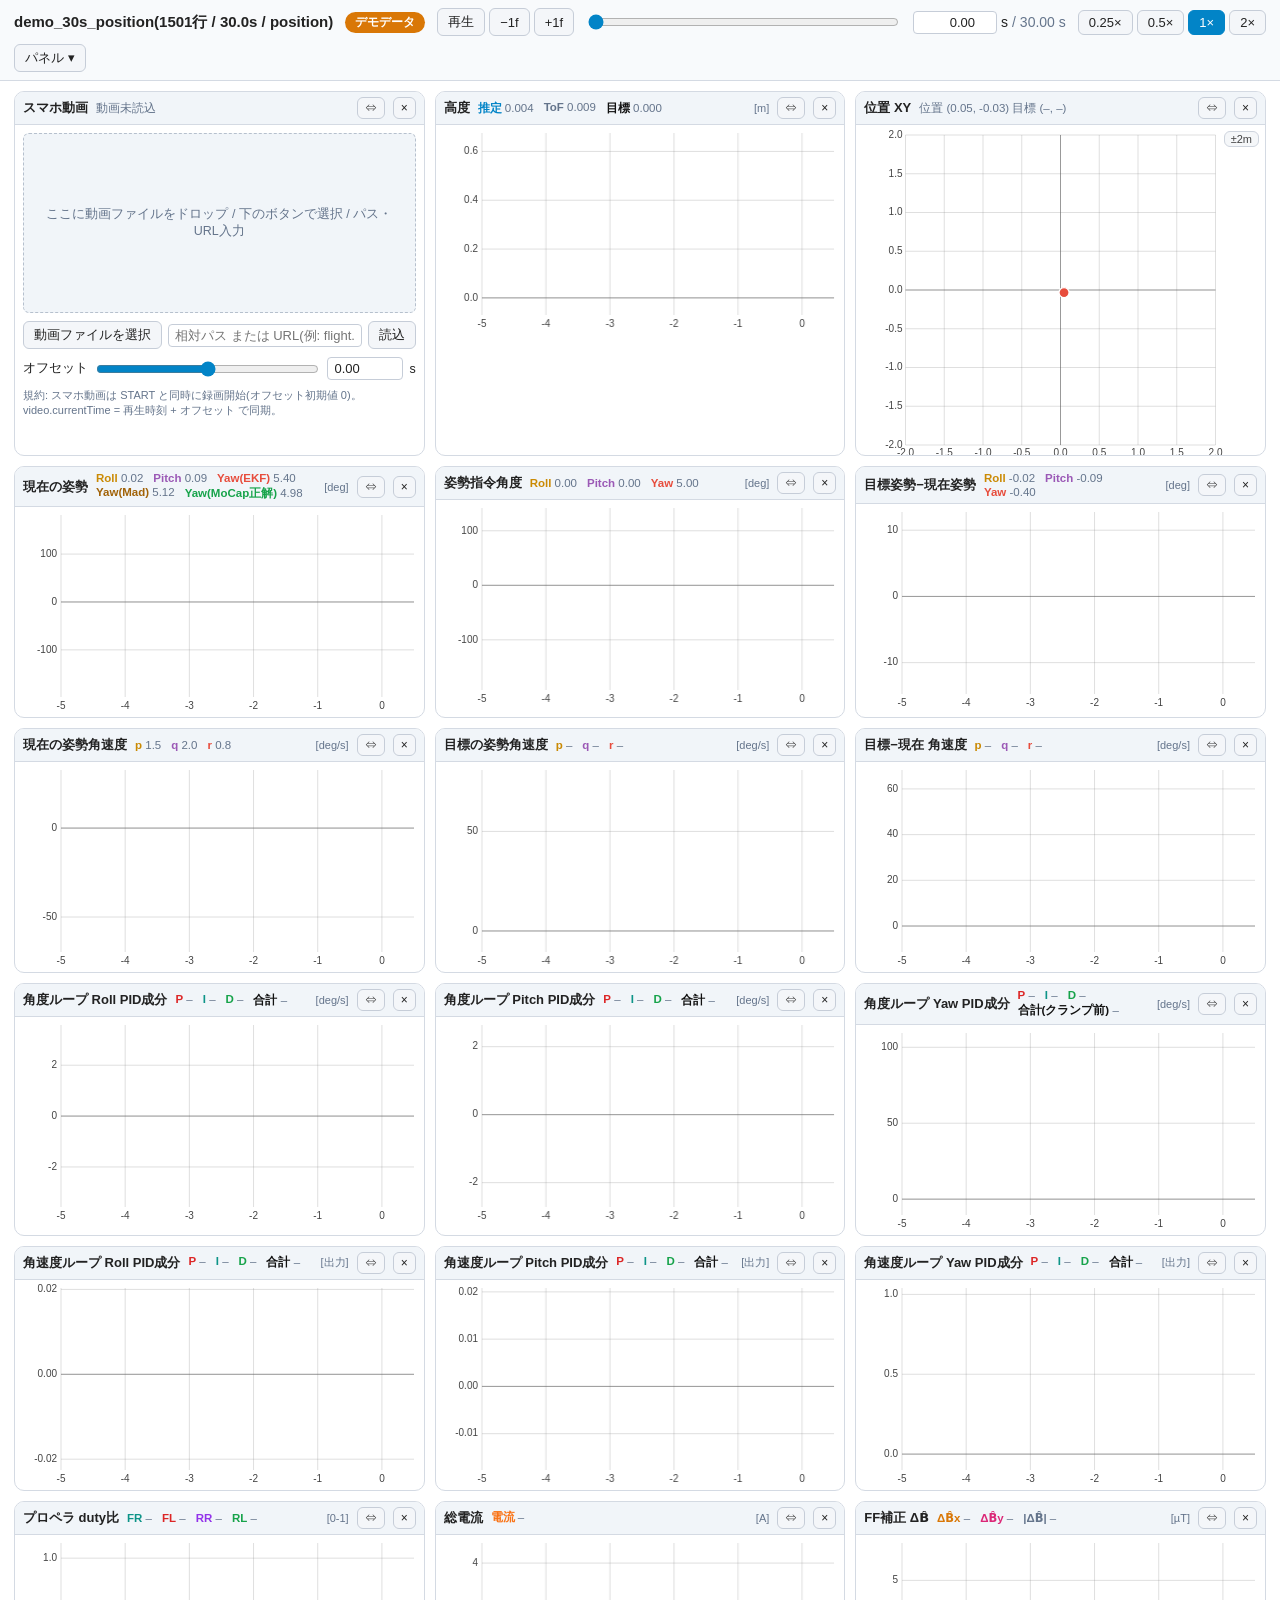
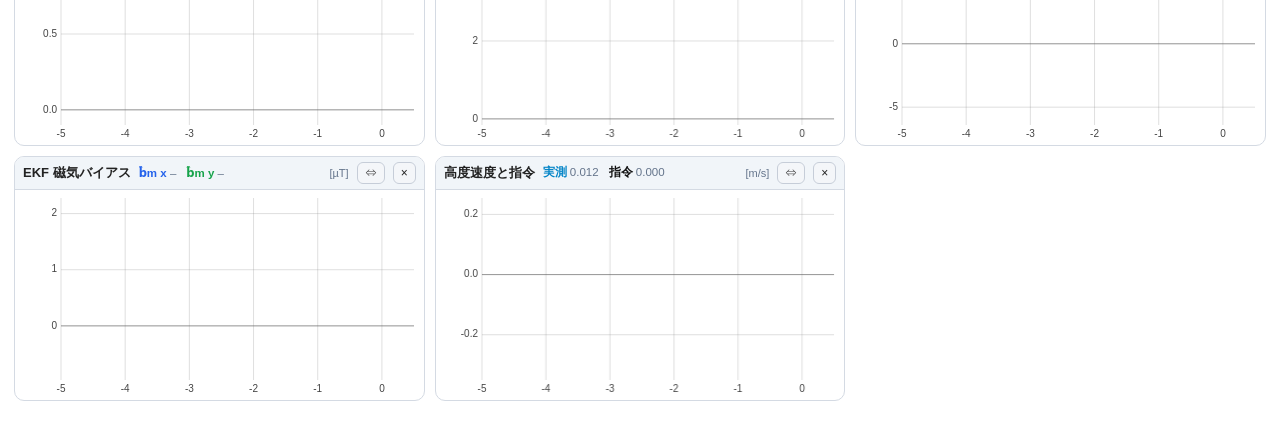
<file: flight_log_viewer/viewer/interactive_template.html>
<!DOCTYPE html>
<html lang="ja">
<head>
<meta charset="utf-8">
<meta name="viewport" content="width=device-width, initial-scale=1">
<title>StampFly インタラクティブ フライトログ プレーヤー</title>
<!--
  StampFly V2 フライトログ インタラクティブ HTML プレーヤー(テンプレート)

  - interactive.py が「const EMBED = …null;」の契約行を JSON リテラルに置換して出力する
    (プレースホルダ文字列そのものをこのコメントに書くと置換対象が二重になるため書かない)。
  - EMBED === null(テンプレート単体で開いた場合)は内蔵デモデータ
    (30秒・50Hz・59系列の合成飛行データ)で全機能が動作する。
  - 自己完結 1 ファイル。外部 CDN・ネットワーク接続は一切使わない。
  - データ契約(59系列の格納順・単位)は INTERACTIVE_VIEWER_SPEC.md に従う。
-->
<style>
:root {
  /* 白基調ライトテーマ(viewer/constants.py FIG_BG/AX_BG/TEXT_COLOR と統一) */
  --bg: #ffffff;          /* ページ背景(FIG_BG) */
  --panel-bg: #ffffff;    /* パネル背景 */
  --panel-head: #f1f5f9;  /* パネルヘッダ背景 */
  --plot-bg: #ffffff;     /* グラフ描画領域背景(AX_BG) */
  --border: #d4dae3;
  --text: #222222;        /* TEXT_COLOR */
  --text-dim: #64748b;
  --accent: #0284c7;
  --danger: #dc2626;
}
* { box-sizing: border-box; }
html, body {
  margin: 0; padding: 0;
  background: var(--bg); color: var(--text);
  font-family: "Hiragino Sans", "Noto Sans JP", "Yu Gothic UI", sans-serif;
  font-size: 14px;
}
button {
  background: #f4f6f9; color: var(--text);
  border: 1px solid #c6cdd8; border-radius: 6px;
  padding: 4px 10px; cursor: pointer; font-size: 13px;
}
button:hover { background: #e8ecf2; }
button.active { background: var(--accent); color: #ffffff; border-color: var(--accent); }
input[type="text"], input[type="number"] {
  background: #ffffff; color: var(--text);
  border: 1px solid #c6cdd8; border-radius: 4px; padding: 3px 6px;
  font-size: 13px;
}
input[type="range"] { accent-color: var(--accent); }

/* ===== ヘッダ(プレーヤーバー) ===== */
#header {
  position: sticky; top: 0; z-index: 50;
  background: #f8fafc; border-bottom: 1px solid var(--border);
  padding: 8px 14px; display: flex; flex-wrap: wrap;
  align-items: center; gap: 8px 12px;
}
#logName { font-weight: 700; font-size: 15px; }
#demoBadge {
  background: #d97706; color: #ffffff; font-size: 12px; font-weight: 700;
  border-radius: 999px; padding: 2px 10px; display: none;
}
#seekBar { flex: 1 1 240px; min-width: 160px; }
#timeBox { display: flex; align-items: center; gap: 4px; }
#timeNow { width: 84px; text-align: right; }
#timeTotal { color: var(--text-dim); font-variant-numeric: tabular-nums; }
.btn-group { display: flex; gap: 4px; }
#panelMenuWrap { position: relative; }
#panelMenu {
  display: none; position: absolute; right: 0; top: calc(100% + 6px);
  background: var(--panel-bg); border: 1px solid var(--border); border-radius: 8px;
  padding: 10px; min-width: 260px; max-height: 70vh; overflow-y: auto;
  box-shadow: 0 8px 24px rgba(15,23,42,.18); z-index: 60;
}
#panelMenu.open { display: block; }
#panelMenu label {
  display: flex; align-items: center; gap: 6px; padding: 2px 4px;
  cursor: pointer; border-radius: 4px; font-size: 13px;
}
#panelMenu label:hover { background: #eef2f7; }
#panelMenu hr { border: none; border-top: 1px solid var(--border); margin: 8px 0; }
#panelMenu .menu-btns { display: flex; flex-direction: column; gap: 6px; }

/* ===== パネルグリッド ===== */
#grid {
  display: grid; gap: 10px; padding: 10px 14px 40px;
  grid-template-columns: repeat(auto-fill, minmax(380px, 1fr));
}
@media (max-width: 420px) {
  #grid { grid-template-columns: 1fr; }
}
.panel {
  background: var(--panel-bg); border: 1px solid var(--border);
  border-radius: 10px; overflow: hidden; display: flex; flex-direction: column;
}
@media (min-width: 800px) {
  .panel.wide { grid-column: span 2; }
}
.panel.dragging { opacity: .45; outline: 2px dashed var(--accent); }
.panel.drop-target { outline: 2px solid var(--accent); outline-offset: -2px; }
.panel-head {
  display: flex; align-items: center; gap: 8px;
  background: var(--panel-head); padding: 5px 8px;
  cursor: grab; user-select: none; touch-action: none;
  border-bottom: 1px solid var(--border);
}
.panel-head .p-title { font-weight: 600; font-size: 13px; white-space: nowrap; }
.panel-head .p-vals {
  flex: 1; display: flex; flex-wrap: wrap; gap: 2px 10px;
  font-size: 11.5px; font-variant-numeric: tabular-nums;
  color: var(--text-dim); overflow: hidden; max-height: 2.6em;
}
.panel-head .p-vals b { font-weight: 600; }
.panel-head .p-unit { font-size: 11px; color: var(--text-dim); white-space: nowrap; }
.panel-head button {
  padding: 1px 7px; font-size: 12px; line-height: 1.5; flex: 0 0 auto;
}
.panel-body { position: relative; }
.panel-body canvas { display: block; width: 100%; cursor: crosshair; }
.xy-tools {
  position: absolute; right: 6px; top: 6px; display: flex; gap: 4px;
}
.xy-tools button { font-size: 11px; padding: 1px 6px; opacity: .85; }

/* ===== 動画パネル ===== */
.video-body { padding: 8px; display: flex; flex-direction: column; gap: 8px; }
.video-drop {
  position: relative; background: #f1f5f9; border-radius: 6px;
  min-height: 180px; display: flex; align-items: center; justify-content: center;
  border: 1px dashed #b6c0cd;
}
.video-drop.dragover { border-color: var(--accent); background: #e0f2fe; }
.video-drop video { width: 100%; max-height: 340px; border-radius: 6px; display: none; }
.video-drop .vd-hint {
  color: var(--text-dim); font-size: 12.5px; text-align: center; padding: 12px;
  pointer-events: none;
}
.video-row { display: flex; align-items: center; gap: 6px; flex-wrap: wrap; font-size: 12.5px; }
.video-row input[type="text"] { flex: 1; min-width: 120px; }
.video-row input[type="range"] { flex: 1; min-width: 100px; }
.video-row .off-num { width: 76px; }
.video-note { font-size: 11px; color: var(--text-dim); }
</style>
</head>
<body>

<div id="header">
  <span id="logName">-</span>
  <span id="demoBadge">デモデータ</span>
  <div class="btn-group">
    <button id="btnPlay" title="再生/停止(Space)">再生</button>
    <button id="btnStepB" title="1フレーム戻る(←)">−1f</button>
    <button id="btnStepF" title="1フレーム進む(→)">+1f</button>
  </div>
  <input type="range" id="seekBar" min="0" max="30" step="0.01" value="0">
  <div id="timeBox">
    <input type="number" id="timeNow" step="0.01" value="0"> s
    <span id="timeTotal">/ 0.00 s</span>
  </div>
  <div class="btn-group" id="speedGroup">
    <button data-speed="0.25">0.25×</button>
    <button data-speed="0.5">0.5×</button>
    <button data-speed="1" class="active">1×</button>
    <button data-speed="2">2×</button>
  </div>
  <div id="panelMenuWrap">
    <button id="btnPanelMenu">パネル ▾</button>
    <div id="panelMenu">
      <div id="panelChecks"></div>
      <hr>
      <div class="menu-btns">
        <button id="btnResetLayout">初期配置に戻す</button>
        <button id="btnExportLayout">レイアウト書き出し(JSON)</button>
        <button id="btnImportLayout">レイアウト読み込み(JSON)</button>
        <input type="file" id="importLayoutFile" accept=".json,application/json" style="display:none">
      </div>
    </div>
  </div>
</div>

<div id="grid"></div>

<script>
"use strict";
/*
 * ここから プレーヤー本体(非モジュール・自己完結)。
 * 前半はデータ契約・純関数(node 単体テスト可能)、後半が UI(init 以降)。
 */

/* エクスポータが置換する埋め込みデータ(この行は完全一致契約。編集禁止) */
const EMBED = /*__EMBED_JSON__*/null;

/* ===================== データ契約(59系列・格納順) ===================== */
/* INTERACTIVE_VIEWER_SPEC.md「系列定義」と 1:1。順序自体が契約。
   v2(2026-07): 58系列の末尾に yaw_mocap(MoCap 正解ヨー)を追加。 */
const SERIES_NAMES = [
  "t",                                                    // 0  [s]
  "alt_est", "alt_tof", "alt_ref",                        // 1-3  [m]
  "pos_x", "pos_y", "target_x", "target_y",               // 4-7  [m]
  "roll", "pitch", "yaw_mad", "yaw_ekf",                  // 8-11 [deg]
  "roll_ref", "pitch_ref", "yaw_ref",                     // 12-14 [deg]
  "err_roll", "err_pitch", "err_yaw",                     // 15-17 [deg]
  "p", "q", "r",                                          // 18-20 [deg/s]
  "p_ref", "q_ref", "r_ref",                              // 21-23 [deg/s]
  "err_p", "err_q", "err_r",                              // 24-26 [deg/s]
  "pid_ang_roll_p", "pid_ang_roll_i", "pid_ang_roll_d",   // 27-29 [deg/s]
  "pid_ang_pitch_p", "pid_ang_pitch_i", "pid_ang_pitch_d",// 30-32 [deg/s]
  "pid_ang_yaw_p", "pid_ang_yaw_i", "pid_ang_yaw_d",      // 33-35 [deg/s]
  "pid_rate_roll_p", "pid_rate_roll_i", "pid_rate_roll_d",   // 36-38 [-]
  "pid_rate_pitch_p", "pid_rate_pitch_i", "pid_rate_pitch_d",// 39-41 [-]
  "pid_rate_yaw_p", "pid_rate_yaw_i", "pid_rate_yaw_d",      // 42-44 [-]
  "duty_fr", "duty_fl", "duty_rr", "duty_rl",             // 45-48 [0-1]
  "current_a",                                            // 49 [A]
  "ff_x", "ff_y", "ff_norm",                              // 50-52 [µT]
  "bm_x", "bm_y",                                         // 53-54 [µT]
  "alt_vel", "z_dot_ref",                                 // 55-56 [m/s]
  "ctrl_flags",                                           // 57 [bit]
  "yaw_mocap",                                            // 58 [deg ±180](v5 ログのみ。無ければ NaN)
];
const N_SERIES = 59;
if (SERIES_NAMES.length !== N_SERIES) {
  throw new Error("系列定義が契約(59系列)と不一致: " + SERIES_NAMES.length);
}

/* tlm_ctrl_flags のビット(viewer/constants.py と同値) */
const CTRL_FLAG_XY_ONBOARD = 1;  // bit0
const CTRL_FLAG_YAW_CTRL = 2;    // bit1
const CTRL_FLAG_FLYING = 4;      // bit2

/* ===================== 汎用ユーティリティ(純関数) ===================== */

/* 角度を ±180° に折り返す(loader.wrap_deg と同実装) */
function wrap180(deg) {
  return ((deg + 180.0) % 360.0 + 360.0) % 360.0 - 180.0;
}

/* base64 → Uint8Array(atob はバイナリセーフでないため 1 文字ずつ詰める) */
function base64ToBytes(b64) {
  const bin = atob(b64);
  const bytes = new Uint8Array(bin.length);
  for (let i = 0; i < bin.length; i++) bytes[i] = bin.charCodeAt(i);
  return bytes;
}

/* Uint8Array → base64(デモデータ生成用。チャンク分割でスタック回避) */
function bytesToBase64(bytes) {
  let bin = "";
  const CHUNK = 8192;
  for (let i = 0; i < bytes.length; i += CHUNK) {
    bin += String.fromCharCode.apply(null, bytes.subarray(i, i + CHUNK));
  }
  return btoa(bin);
}

/* 実行環境がリトルエンディアンか(契約は little-endian float32) */
function isLittleEndian() {
  const buf = new ArrayBuffer(4);
  new Uint32Array(buf)[0] = 0x11223344;
  return new Uint8Array(buf)[0] === 0x44;
}

/* base64 の連結 float32 を 59 系列の名前付き Float32Array 群に分解する */
function decodeSeriesMap(dataB64, n) {
  const bytes = base64ToBytes(dataB64);
  const expected = N_SERIES * n * 4;
  if (bytes.length !== expected) {
    throw new Error("data_b64 のバイト長が契約と不一致: " +
                    bytes.length + " != " + expected);
  }
  let f32;
  if (isLittleEndian()) {
    f32 = new Float32Array(bytes.buffer, 0, N_SERIES * n);
  } else {
    /* ビッグエンディアン環境ではバイトスワップして読む */
    const dv = new DataView(bytes.buffer);
    f32 = new Float32Array(N_SERIES * n);
    for (let i = 0; i < f32.length; i++) f32[i] = dv.getFloat32(i * 4, true);
  }
  const S = {};
  for (let k = 0; k < N_SERIES; k++) {
    S[SERIES_NAMES[k]] = f32.subarray(k * n, (k + 1) * n);
  }
  return S;
}

/* PID 合計と無効区間マスクの派生量を S に追加する */
function addDerived(S, n) {
  const sum3 = (a, b, c) => {
    const out = new Float32Array(n);
    for (let i = 0; i < n; i++) out[i] = a[i] + b[i] + c[i];
    return out;
  };
  S.sum_ang_roll = sum3(S.pid_ang_roll_p, S.pid_ang_roll_i, S.pid_ang_roll_d);
  S.sum_ang_pitch = sum3(S.pid_ang_pitch_p, S.pid_ang_pitch_i, S.pid_ang_pitch_d);
  S.sum_ang_yaw = sum3(S.pid_ang_yaw_p, S.pid_ang_yaw_i, S.pid_ang_yaw_d);
  S.sum_rate_roll = sum3(S.pid_rate_roll_p, S.pid_rate_roll_i, S.pid_rate_roll_d);
  S.sum_rate_pitch = sum3(S.pid_rate_pitch_p, S.pid_rate_pitch_i, S.pid_rate_pitch_d);
  S.sum_rate_yaw = sum3(S.pid_rate_yaw_p, S.pid_rate_yaw_i, S.pid_rate_yaw_d);

  /* 無効区間(plots.py _ctrl_invalid_mask と同じ意味):
     非飛行(bit2=0)または未受信(NaN)。yaw 系は加えてヨー制御OFF(bit1=0)。 */
  const invalidFly = new Uint8Array(n);
  const invalidYaw = new Uint8Array(n);
  const cf = S.ctrl_flags;
  for (let i = 0; i < n; i++) {
    const v = cf[i];
    if (!isFinite(v)) { invalidFly[i] = 1; invalidYaw[i] = 1; continue; }
    const bits = v | 0;
    if ((bits & CTRL_FLAG_FLYING) === 0) invalidFly[i] = 1;
    if (invalidFly[i] || (bits & CTRL_FLAG_YAW_CTRL) === 0) invalidYaw[i] = 1;
  }
  S._invalid_fly = invalidFly;
  S._invalid_yaw = invalidYaw;
  return S;
}

/* データセット記述(EMBED.datasets[i])→ 実行時データセットに変換 */
function decodeDataset(dsSpec) {
  const n = dsSpec.n | 0;
  if (!(n > 0)) throw new Error("データセットの行数が不正: " + dsSpec.n);
  const S = decodeSeriesMap(dsSpec.data_b64, n);
  addDerived(S, n);
  return {
    label: dsSpec.label || "A",
    n: n,
    durationS: +dsSpec.duration_s || (n > 1 ? S.t[n - 1] - S.t[0] : 0),
    mode: dsSpec.mode || "unknown",
    S: S,
  };
}

/* 1-99 パーセンタイルから y レンジを決める(余白10%。plots 相当の自動レンジ) */
function percentileRange(arrays) {
  const vals = [];
  for (const a of arrays) {
    for (let i = 0; i < a.length; i++) {
      const v = a[i];
      if (isFinite(v)) vals.push(v);
    }
  }
  if (vals.length === 0) return [-1, 1];
  vals.sort((a, b) => a - b);
  const lo = vals[Math.floor(0.01 * (vals.length - 1))];
  const hi = vals[Math.ceil(0.99 * (vals.length - 1))];
  let span = hi - lo;
  if (!(span > 0)) span = Math.max(Math.abs(hi), 1e-3) * 0.2;
  return [lo - 0.1 * span, hi + 0.1 * span];
}

/* きりのよい目盛り間隔(1-2-5 系列) */
function niceStep(span, targetCount) {
  const raw = span / Math.max(targetCount, 1);
  const mag = Math.pow(10, Math.floor(Math.log10(raw)));
  for (const m of [1, 2, 5, 10]) {
    if (raw <= m * mag) return m * mag;
  }
  return 10 * mag;
}

/* t 配列(単調増加)で tau 以下の最終インデックスを二分探索 */
function indexOfTime(t, tau) {
  let lo = 0, hi = t.length - 1;
  if (tau <= t[0]) return 0;
  if (tau >= t[hi]) return hi;
  while (hi - lo > 1) {
    const mid = (lo + hi) >> 1;
    if (t[mid] <= tau) lo = mid; else hi = mid;
  }
  return lo;
}

/* t(単調増加)で v 以上の最初のインデックス(np.searchsorted left 相当) */
function lowerBound(t, v) {
  let lo = 0, hi = t.length;
  while (lo < hi) {
    const mid = (lo + hi) >> 1;
    if (t[mid] < v) lo = mid + 1; else hi = mid;
  }
  return lo;
}

/* t(単調増加)で v より大きい最初のインデックス(np.searchsorted right 相当) */
function upperBound(t, v) {
  let lo = 0, hi = t.length;
  while (lo < hi) {
    const mid = (lo + hi) >> 1;
    if (t[mid] <= v) lo = mid + 1; else hi = mid;
  }
  return lo;
}

/* スライディングウィンドウ [tLo, now] の描画インデックス範囲 [i0, i1) を返す
   (animation.py _update_ts_panels の searchsorted と同義)。i0 は窓左端に
   入り込む線分をクリップ描画するため直前 1 点を含める。 */
function windowIndexRange(t, tLo, now) {
  const i1 = upperBound(t, now);
  const i0 = Math.max(0, lowerBound(t, tLo) - 1);
  return [i0, i1];
}

/* 数値表示(欠損は "–") */
function fmtVal(v, digits) {
  return isFinite(v) ? v.toFixed(digits) : "–";
}

/* ===================== 内蔵デモデータ(EMBED===null 時) ===================== */
/*
 * 30秒・50Hz の「もっともらしい」合成飛行データ。物理整合の契約:
 *  - err_* = ref − 現在(yaw は wrap180)
 *  - 角度ループ P+I+D = 指令角速度(p_ref/q_ref。yaw はクランプ前合計で、
 *    r_ref = クランプ後 ±120deg/s)
 *  - ff_norm = √(ff_x²+ff_y²)
 *  - 非飛行区間は PID 成分 0(機体の PID リセットを模擬)
 *  - TLM_CTRL 系(ctrl_flags・*_ref 角速度・PID 成分)は先頭 0.5s を NaN
 *    (未受信を模擬)
 */

/* 決定論的な擬似乱数(mulberry32。デモを再現可能にする) */
function mulberry32(seed) {
  let a = seed >>> 0;
  return function () {
    a |= 0; a = (a + 0x6D2B79F5) | 0;
    let t = Math.imul(a ^ (a >>> 15), 1 | a);
    t = (t + Math.imul(t ^ (t >>> 7), 61 | t)) ^ t;
    return ((t ^ (t >>> 14)) >>> 0) / 4294967296;
  };
}

function generateDemoSeries() {
  const rate = 50.0, dt = 1.0 / rate;
  const n = Math.round(30.0 * rate) + 1;  /* 30秒+終端 = 1501行 */
  const rnd = mulberry32(20260717);
  const noise = (amp) => (rnd() * 2 - 1) * amp;
  const cols = {};
  for (const name of SERIES_NAMES) cols[name] = new Float64Array(n).fill(NaN);
  const clamp = (v, lo, hi) => Math.min(hi, Math.max(lo, v));
  const YAW_RATE_CLAMP = 120.0;  /* r_ref クランプ [deg/s] */

  /* 1次遅れフィルタの状態 */
  let altEst = 0, posX = 0.05, posY = -0.03, roll = 0, pitch = 0;
  let yawEkfU = 5.0;             /* アンラップ ψ [deg] */
  let iRoll = 0, iPitch = 0, iYaw = 0;                  /* 角度ループ I */
  let irR = 0, irP = 0, irY = 0;                        /* 角速度ループ I */
  let prevRoll = 0, prevPitch = 0, prevYawU = yawEkfU, prevAlt = 0;

  for (let i = 0; i < n; i++) {
    const t = i * dt;
    cols.t[i] = t;
    const flying = t >= 3.0 && t < 27.0;
    const yawCtrl = t >= 5.0 && t < 25.0;
    const ctrlRecv = t >= 0.5;   /* TLM_CTRL 受信開始(先頭は NaN) */

    /* --- 高度 --- */
    let altRef = 0;
    if (t >= 3.0 && t < 25.0) altRef = 0.6 * Math.min(1, (t - 3.0) / 3.0);
    else if (t >= 25.0 && t < 27.0) altRef = 0.6 * (27.0 - t) / 2.0;
    const zDotRef = clamp((altRef - (cols.alt_ref[i - 1] ?? 0)) / dt, -0.5, 0.5);
    altEst += (dt / 0.4) * (altRef - altEst);
    const altVel = (altEst - prevAlt) / dt;
    prevAlt = altEst;
    cols.alt_ref[i] = altRef;
    cols.alt_est[i] = altEst + noise(0.004);
    cols.alt_tof[i] = altEst + noise(0.015);
    cols.alt_vel[i] = altVel + noise(0.02);
    cols.z_dot_ref[i] = isFinite(zDotRef) ? zDotRef : 0;

    /* --- 位置 XY(離陸後に半径0.5m・周期12sの円) --- */
    let tgtX = NaN, tgtY = NaN;
    if (flying) {
      if (t < 6.0) { tgtX = 0; tgtY = 0; }
      else {
        const th = 2 * Math.PI * (t - 6.0) / 12.0;
        tgtX = 0.5 * Math.cos(th);
        tgtY = 0.5 * Math.sin(th);
      }
      posX += (dt / 0.8) * (tgtX - posX);
      posY += (dt / 0.8) * (tgtY - posY);
    }
    cols.target_x[i] = tgtX;
    cols.target_y[i] = tgtY;
    cols.pos_x[i] = posX + noise(0.008);
    cols.pos_y[i] = posY + noise(0.008);

    /* --- 姿勢(ref → 1次遅れ+振動ノイズ) --- */
    const rollRef = flying ? 2.5 * Math.sin(0.8 * t) + 1.2 * Math.sin(0.23 * t) : 0;
    const pitchRef = flying ? 2.0 * Math.cos(0.6 * t) - 0.8 * Math.sin(0.31 * t) : 0;
    roll += (dt / 0.15) * (rollRef - roll);
    pitch += (dt / 0.15) * (pitchRef - pitch);
    const rollMeas = roll + 0.25 * Math.sin(2 * Math.PI * 7 * t) + noise(0.1);
    const pitchMeas = pitch + 0.2 * Math.sin(2 * Math.PI * 6.3 * t + 1) + noise(0.1);
    cols.roll_ref[i] = rollRef;
    cols.pitch_ref[i] = pitchRef;
    cols.roll[i] = rollMeas;
    cols.pitch[i] = pitchMeas;
    cols.err_roll[i] = rollRef - rollMeas;      /* 契約: err = ref − 現在 */
    cols.err_pitch[i] = pitchRef - pitchMeas;

    /* --- ヨー(アンラップで生成 → wrap180 で格納。±180 跨ぎを含む) --- */
    let yawRefU = 5.0;
    if (yawCtrl) {
      yawRefU = 5.0 + 12.0 * (t - 5.0);        /* 20s で +240° → wrap 跨ぎ */
      if (t >= 15.0) yawRefU += 60.0;          /* ステップでクランプを誘発 */
    }
    yawEkfU += (dt / 0.35) * (yawRefU - yawEkfU);
    const yawRef = wrap180(yawRefU);
    const yawEkf = wrap180(yawEkfU + noise(0.4));
    cols.yaw_ref[i] = yawRef;
    cols.yaw_ekf[i] = yawEkf;
    cols.yaw_mad[i] = wrap180(yawEkfU + 0.35 * t + noise(0.4));  /* ドリフト */
    /* MoCap 正解ヨー: EKF に近い真値(低ノイズ・ドリフトなし) */
    cols.yaw_mocap[i] = wrap180(yawEkfU + noise(0.15));
    cols.err_yaw[i] = wrap180(yawRef - yawEkf);

    /* --- 角速度(姿勢の数値微分+ノイズ) --- */
    const p = (roll - prevRoll) / dt + noise(3);
    const q = (pitch - prevPitch) / dt + noise(3);
    const r = (yawEkfU - prevYawU) / dt + noise(2);
    prevRoll = roll; prevPitch = pitch; prevYawU = yawEkfU;
    cols.p[i] = p; cols.q[i] = q; cols.r[i] = r;

    /* --- ctrl_flags と TLM_CTRL 系(未受信区間は NaN のまま) --- */
    if (!ctrlRecv) continue;
    cols.ctrl_flags[i] = (flying ? CTRL_FLAG_XY_ONBOARD : 0) |
                         (yawCtrl ? CTRL_FLAG_YAW_CTRL : 0) |
                         (flying ? CTRL_FLAG_FLYING : 0);

    /* 角度ループ PID(P+I+D=指令角速度。非飛行はリセットで全成分0) */
    let apP = 0, apI = 0, apD = 0, aqP = 0, aqI = 0, aqD = 0;
    let ayP = 0, ayI = 0, ayD = 0;
    if (flying) {
      apP = 6.0 * cols.err_roll[i];
      iRoll = clamp(iRoll + 1.5 * cols.err_roll[i] * dt, -20, 20);
      apI = iRoll;
      apD = -0.05 * p;
      aqP = 6.0 * cols.err_pitch[i];
      iPitch = clamp(iPitch + 1.5 * cols.err_pitch[i] * dt, -20, 20);
      aqI = iPitch;
      aqD = -0.05 * q;
    } else { iRoll = 0; iPitch = 0; }
    if (flying && yawCtrl) {
      ayP = 4.0 * cols.err_yaw[i];
      iYaw = clamp(iYaw + 0.8 * cols.err_yaw[i] * dt, -40, 40);
      ayI = iYaw;
      ayD = -0.03 * r;
    } else { iYaw = 0; }
    cols.pid_ang_roll_p[i] = apP; cols.pid_ang_roll_i[i] = apI; cols.pid_ang_roll_d[i] = apD;
    cols.pid_ang_pitch_p[i] = aqP; cols.pid_ang_pitch_i[i] = aqI; cols.pid_ang_pitch_d[i] = aqD;
    cols.pid_ang_yaw_p[i] = ayP; cols.pid_ang_yaw_i[i] = ayI; cols.pid_ang_yaw_d[i] = ayD;

    /* 指令角速度 = 角度ループ合計(yaw はクランプ後を r_ref に) */
    const pRef = apP + apI + apD;
    const qRef = aqP + aqI + aqD;
    const rRefPre = ayP + ayI + ayD;
    const rRef = clamp(rRefPre, -YAW_RATE_CLAMP, YAW_RATE_CLAMP);
    cols.p_ref[i] = pRef; cols.q_ref[i] = qRef; cols.r_ref[i] = rRef;
    cols.err_p[i] = pRef - p;
    cols.err_q[i] = qRef - q;
    cols.err_r[i] = rRef - r;

    /* 角速度ループ PID(合計=ループ出力。正規化トルク相当の小振幅) */
    let rrP = 0, rrI = 0, rrD = 0, rpP = 0, rpI = 0, rpD = 0, ryP = 0, ryI = 0, ryD = 0;
    if (flying) {
      rrP = 0.004 * cols.err_p[i];
      irR = clamp(irR + 0.002 * cols.err_p[i] * dt, -0.05, 0.05);
      rrI = irR;
      rrD = noise(0.003);
      rpP = 0.004 * cols.err_q[i];
      irP = clamp(irP + 0.002 * cols.err_q[i] * dt, -0.05, 0.05);
      rpI = irP;
      rpD = noise(0.003);
      ryP = 0.006 * cols.err_r[i];
      irY = clamp(irY + 0.003 * cols.err_r[i] * dt, -0.08, 0.08);
      ryI = irY;
      ryD = noise(0.002);
    } else { irR = 0; irP = 0; irY = 0; }
    cols.pid_rate_roll_p[i] = rrP; cols.pid_rate_roll_i[i] = rrI; cols.pid_rate_roll_d[i] = rrD;
    cols.pid_rate_pitch_p[i] = rpP; cols.pid_rate_pitch_i[i] = rpI; cols.pid_rate_pitch_d[i] = rpD;
    cols.pid_rate_yaw_p[i] = ryP; cols.pid_rate_yaw_i[i] = ryI; cols.pid_rate_yaw_d[i] = ryD;

    /* --- duty・電流(ミキサー模擬: ベース+ロール/ピッチ/ヨー出力の混合) --- */
    const rollOut = rrP + rrI + rrD, pitchOut = rpP + rpI + rpD, yawOut = ryP + ryI + ryD;
    const base = flying ? 0.44 + 0.15 * clamp(altRef - altEst + 0.3, 0, 1) : 0;
    const duty = (sr, sp, sy) => flying
      ? clamp(base + sr * rollOut + sp * pitchOut + sy * yawOut + noise(0.004), 0, 1)
      : 0;
    cols.duty_fr[i] = duty(-1, +1, +1);
    cols.duty_fl[i] = duty(+1, +1, -1);
    cols.duty_rr[i] = duty(-1, -1, -1);
    cols.duty_rl[i] = duty(+1, -1, +1);
    cols.current_a[i] = flying ? 1.8 + 4.5 * base + noise(0.12) : 0.25 + noise(0.02);

    /* --- FF補正 ΔB̂ と EKF 磁気バイアス [µT] --- */
    const ffx = 6.0 * Math.sin(0.4 * t) * (cols.current_a[i] / 4.5) + noise(0.15);
    const ffy = 5.0 * Math.cos(0.3 * t) * (cols.current_a[i] / 4.5) + noise(0.15);
    cols.ff_x[i] = ffx;
    cols.ff_y[i] = ffy;
    cols.ff_norm[i] = Math.hypot(ffx, ffy);   /* 契約: ノルム整合 */
    cols.bm_x[i] = 2.0 * Math.sin(0.05 * t) + noise(0.05);
    cols.bm_y[i] = 1.5 * Math.cos(0.07 * t) + noise(0.05);
  }
  return { cols: cols, n: n, rate: rate };
}

/* デモの列群 → EMBED と同形のオブジェクト(base64 経由で契約どおり格納) */
function generateDemoEmbed() {
  const d = generateDemoSeries();
  const flat = new Float32Array(N_SERIES * d.n);
  for (let k = 0; k < N_SERIES; k++) {
    flat.set(Float32Array.from(d.cols[SERIES_NAMES[k]]), k * d.n);
  }
  let bytes = new Uint8Array(flat.buffer);
  if (!isLittleEndian()) {                    /* 契約は little-endian */
    bytes = new Uint8Array(bytes.length);
    const dv = new DataView(bytes.buffer);
    for (let i = 0; i < flat.length; i++) dv.setFloat32(i * 4, flat[i], true);
  }
  return {
    version: 2,
    log_name: "demo_30s_position",
    generated_at: "2026-07-17T00:00:00",
    rate_hz: d.rate,
    datasets: [{
      label: "A",
      n: d.n,
      duration_s: (d.n - 1) / d.rate,
      mode: "position",
      data_b64: bytesToBase64(bytes),
    }],
  };
}

/* ===================== 描画スタイル・パネル定義 ===================== */
/* viewer/constants.py の COLORS(白背景ライトテーマ)と同色相 */
const C = {
  rollAxis: "#ca8a04",   /* Roll 系(COLORS["meas_roll"]) */
  pitchAxis: "#9B59B6",  /* Pitch 系(COLORS["meas_pitch"]) */
  yawAxis: "#e74c3c",    /* Yaw 系(COLORS["yaw_ekf"]) */
  yawMad: "#a16207",     /* Madgwick ヨー(Roll と区別する暗色) */
  yawMocap: "#16a34a",   /* MoCap 正解ヨー(COLORS["yaw_mocap"]) */
  pidP: "#dc2626",       /* PID P(COLORS["p"]) */
  pidI: "#0d9488",       /* PID I(COLORS["i"]) */
  pidD: "#16a34a",       /* PID D(COLORS["d"]) */
  pidSum: "#111111",     /* PID 合計(COLORS["pid_sum"]。白背景では黒) */
  refGray: "#64748b",    /* 指令(クランプ後)などの破線 */
  altEst: "#0284c7",     /* alt_est(COLORS["alt_est"]) */
  altTof: "#64748b",     /* alt_tof(COLORS["alt_tof"]) */
  altRef: "#111111",     /* alt_ref(COLORS["alt_ref"]) */
  traj: "#3498db",       /* 軌跡(COLORS["trajectory"]) */
  target: "#ca8a04",     /* 目標(COLORS["target"]) */
  currentPos: "#e74c3c", /* 現在位置(COLORS["current_pos"]) */
  dutyFr: "#0d9488", dutyFl: "#dc2626", dutyRr: "#9333ea", dutyRl: "#16a34a",
  current: "#f97316",    /* 電流(COLORS["current"]) */
  ffX: "#d97706", ffY: "#db2777", ffNorm: "#64748b",
  bmX: "#2563eb", bmY: "#16a34a",
  invalidSpan: "rgba(148,163,184,0.15)",  /* plots.py INVALID_SPAN と同色 */
  gridLine: "rgba(128,128,128,0.25)",     /* GRID_COLOR=gray, GRID_ALPHA 相当 */
  zeroLine: "rgba(96,96,96,0.55)",
  axisText: "#444444",
};

/* グラフ描画領域の背景色(CSS 変数 --plot-bg。init で一度だけ解決して
   キャッシュし、毎フレームの getComputedStyle を避ける) */
let PLOT_BG = "#ffffff";

/*
 * パネル定義(仕様書「パネル定義」の初期レイアウト順にハードコード)。
 * ts 系列: {key: S のキー, label, color, w: 線幅, dash, wrap, faded}
 * shade: "fly"=非飛行網掛け / "fly+yaw"=非飛行またはヨー制御OFF網掛け
 */
const PANEL_DEFS = [
  { id: "video", title: "スマホ動画", type: "video" },
  { id: "altitude", title: "高度", type: "ts", unit: "m", digits: 3, series: [
    { key: "alt_est", label: "推定", color: C.altEst, w: 2.0 },
    { key: "alt_tof", label: "ToF", color: C.altTof, w: 0.8 },
    { key: "alt_ref", label: "目標", color: C.altRef, w: 1.2, dash: true },
  ]},
  { id: "position", title: "位置 XY", type: "xy" },
  { id: "attitude", title: "現在の姿勢", type: "ts", unit: "deg", digits: 2, series: [
    { key: "roll", label: "Roll", color: C.rollAxis, w: 1.4 },
    { key: "pitch", label: "Pitch", color: C.pitchAxis, w: 1.4 },
    { key: "yaw_ekf", label: "Yaw(EKF)", color: C.yawAxis, w: 1.4, wrap: true },
    { key: "yaw_mad", label: "Yaw(Mad)", color: C.yawMad, w: 0.9, wrap: true, faded: true },
    { key: "yaw_mocap", label: "Yaw(MoCap正解)", color: C.yawMocap, w: 1.2, wrap: true },
  ]},
  { id: "att_cmd", title: "姿勢指令角度", type: "ts", unit: "deg", digits: 2, series: [
    { key: "roll_ref", label: "Roll", color: C.rollAxis, w: 1.4 },
    { key: "pitch_ref", label: "Pitch", color: C.pitchAxis, w: 1.4 },
    { key: "yaw_ref", label: "Yaw", color: C.yawAxis, w: 1.4, wrap: true },
  ]},
  { id: "att_err", title: "目標姿勢−現在姿勢", type: "ts", unit: "deg", digits: 2, series: [
    { key: "err_roll", label: "Roll", color: C.rollAxis, w: 1.4 },
    { key: "err_pitch", label: "Pitch", color: C.pitchAxis, w: 1.4 },
    { key: "err_yaw", label: "Yaw", color: C.yawAxis, w: 1.4 },
  ]},
  { id: "rate", title: "現在の姿勢角速度", type: "ts", unit: "deg/s", digits: 1, series: [
    { key: "p", label: "p", color: C.rollAxis, w: 1.2 },
    { key: "q", label: "q", color: C.pitchAxis, w: 1.2 },
    { key: "r", label: "r", color: C.yawAxis, w: 1.2 },
  ]},
  { id: "rate_ref", title: "目標の姿勢角速度", type: "ts", unit: "deg/s", digits: 1, series: [
    { key: "p_ref", label: "p", color: C.rollAxis, w: 1.2 },
    { key: "q_ref", label: "q", color: C.pitchAxis, w: 1.2 },
    { key: "r_ref", label: "r", color: C.yawAxis, w: 1.2 },
  ]},
  { id: "rate_err", title: "目標−現在 角速度", type: "ts", unit: "deg/s", digits: 1, series: [
    { key: "err_p", label: "p", color: C.rollAxis, w: 1.2 },
    { key: "err_q", label: "q", color: C.pitchAxis, w: 1.2 },
    { key: "err_r", label: "r", color: C.yawAxis, w: 1.2 },
  ]},
  { id: "pid_ang_roll", title: "角度ループ Roll PID成分", type: "ts", unit: "deg/s",
    digits: 1, shade: "fly", series: [
    { key: "pid_ang_roll_p", label: "P", color: C.pidP, w: 1.0 },
    { key: "pid_ang_roll_i", label: "I", color: C.pidI, w: 1.0 },
    { key: "pid_ang_roll_d", label: "D", color: C.pidD, w: 1.0 },
    { key: "sum_ang_roll", label: "合計", color: C.pidSum, w: 1.5 },
  ]},
  { id: "pid_ang_pitch", title: "角度ループ Pitch PID成分", type: "ts", unit: "deg/s",
    digits: 1, shade: "fly", series: [
    { key: "pid_ang_pitch_p", label: "P", color: C.pidP, w: 1.0 },
    { key: "pid_ang_pitch_i", label: "I", color: C.pidI, w: 1.0 },
    { key: "pid_ang_pitch_d", label: "D", color: C.pidD, w: 1.0 },
    { key: "sum_ang_pitch", label: "合計", color: C.pidSum, w: 1.5 },
  ]},
  { id: "pid_ang_yaw", title: "角度ループ Yaw PID成分", type: "ts", unit: "deg/s",
    digits: 1, shade: "fly+yaw", series: [
    { key: "pid_ang_yaw_p", label: "P", color: C.pidP, w: 1.0 },
    { key: "pid_ang_yaw_i", label: "I", color: C.pidI, w: 1.0 },
    { key: "pid_ang_yaw_d", label: "D", color: C.pidD, w: 1.0 },
    { key: "sum_ang_yaw", label: "合計(クランプ前)", color: C.pidSum, w: 1.5 },
    { key: "r_ref", label: "クランプ後", color: C.refGray, w: 1.2, dash: true },
  ]},
  { id: "pid_rate_roll", title: "角速度ループ Roll PID成分", type: "ts", unit: "出力",
    digits: 4, shade: "fly", series: [
    { key: "pid_rate_roll_p", label: "P", color: C.pidP, w: 1.0 },
    { key: "pid_rate_roll_i", label: "I", color: C.pidI, w: 1.0 },
    { key: "pid_rate_roll_d", label: "D", color: C.pidD, w: 1.0 },
    { key: "sum_rate_roll", label: "合計", color: C.pidSum, w: 1.5 },
  ]},
  { id: "pid_rate_pitch", title: "角速度ループ Pitch PID成分", type: "ts", unit: "出力",
    digits: 4, shade: "fly", series: [
    { key: "pid_rate_pitch_p", label: "P", color: C.pidP, w: 1.0 },
    { key: "pid_rate_pitch_i", label: "I", color: C.pidI, w: 1.0 },
    { key: "pid_rate_pitch_d", label: "D", color: C.pidD, w: 1.0 },
    { key: "sum_rate_pitch", label: "合計", color: C.pidSum, w: 1.5 },
  ]},
  { id: "pid_rate_yaw", title: "角速度ループ Yaw PID成分", type: "ts", unit: "出力",
    digits: 4, shade: "fly+yaw", series: [
    { key: "pid_rate_yaw_p", label: "P", color: C.pidP, w: 1.0 },
    { key: "pid_rate_yaw_i", label: "I", color: C.pidI, w: 1.0 },
    { key: "pid_rate_yaw_d", label: "D", color: C.pidD, w: 1.0 },
    { key: "sum_rate_yaw", label: "合計", color: C.pidSum, w: 1.5 },
  ]},
  { id: "duty", title: "プロペラ duty比", type: "ts", unit: "0-1", digits: 3, series: [
    { key: "duty_fr", label: "FR", color: C.dutyFr, w: 1.0 },
    { key: "duty_fl", label: "FL", color: C.dutyFl, w: 1.0 },
    { key: "duty_rr", label: "RR", color: C.dutyRr, w: 1.0 },
    { key: "duty_rl", label: "RL", color: C.dutyRl, w: 1.0 },
  ]},
  { id: "current", title: "総電流", type: "ts", unit: "A", digits: 2, series: [
    { key: "current_a", label: "電流", color: C.current, w: 1.4 },
  ]},
  { id: "ff", title: "FF補正 ΔB̂", type: "ts", unit: "µT", digits: 2, series: [
    { key: "ff_x", label: "ΔB̂x", color: C.ffX, w: 1.3 },
    { key: "ff_y", label: "ΔB̂y", color: C.ffY, w: 1.3 },
    { key: "ff_norm", label: "|ΔB̂|", color: C.ffNorm, w: 0.9, faded: true },
  ]},
  { id: "bm", title: "EKF 磁気バイアス", type: "ts", unit: "µT", digits: 2, series: [
    { key: "bm_x", label: "b̂m x", color: C.bmX, w: 1.3 },
    { key: "bm_y", label: "b̂m y", color: C.bmY, w: 1.3 },
  ]},
  { id: "altvel", title: "高度速度と指令", type: "ts", unit: "m/s", digits: 3, series: [
    { key: "alt_vel", label: "実測", color: C.altEst, w: 1.4 },
    { key: "z_dot_ref", label: "指令", color: C.altRef, w: 1.2, dash: true },
  ]},
];
const DEFAULT_ORDER = PANEL_DEFS.map((d) => d.id);
if (PANEL_DEFS.length !== 20) {
  throw new Error("パネル定義が仕様(20枠)と不一致: " + PANEL_DEFS.length);
}

/* ===================== アプリ状態 ===================== */
const App = {
  demo: false,
  logName: "-",
  rateHz: 50.0,
  ds: null,            /* datasets[0](初版は単機のみ使用。構造は配列前提) */
  datasets: [],
  t0: 0, t1: 0, dur: 0, frameDt: 0.02,
  tau: 0,              /* 再生ヘッド時刻(ログ経過秒) */
  playing: false,
  speed: 1.0,
  panels: new Map(),   /* id → ランタイム {def, el, ...} */
  layout: null,        /* {order, hidden, wide, videoOffset, speed, xyAuto} */
  video: null,         /* 動画パネルのランタイム */
  needRedraw: true,
  dragging: null,
};

const TS_HEIGHT = 210;   /* ts パネルの描画高さ [CSSpx] */
const XY_HEIGHT = 330;   /* xy パネルの描画高さ [CSSpx] */
const PLOT_MARGIN = { left: 46, right: 10, top: 8, bottom: 20 };

function defaultLayout() {
  return {
    order: DEFAULT_ORDER.slice(),
    hidden: [],
    wide: [],
    videoOffset: 0.0,
    speed: 1.0,
    xyAuto: false,
  };
}

/* ===================== ts パネル描画 ===================== */
/*
 * mp4 アニメ(animation.py _update_ts_panels)と同じスライディングウィンドウ:
 * 表示窓 x = [now − TS_WINDOW_S, now + TS_WINDOW_S×TS_LEAD_FRAC]。データは
 * now まで描画し、曲線の右端が現在時刻(カーソル縦線なし)。x 軸目盛りは
 * 絶対秒で窓の移動に合わせて流れる。y レンジは全データの 1-99 パーセンタイル
 * 固定(p.yRange キャッシュ)。窓内は最大でも数百点×数系列なので
 * 毎フレーム直接描画で 60fps を維持できる。devicePixelRatio 対応。
 */
const TS_WINDOW_S = 5.0;    /* 表示窓の過去側幅 [s](animation.py TRAIL_WINDOW_S) */
const TS_LEAD_FRAC = 0.1;   /* now より先側の空白余白(窓幅に対する比率) */

/* 無効区間マスク(Uint8Array)→ [開始i, 終了i(排他)] の区間リスト */
function maskToSpans(mask) {
  const spans = [];
  let start = -1;
  for (let i = 0; i < mask.length; i++) {
    if (mask[i] && start < 0) start = i;
    if (!mask[i] && start >= 0) { spans.push([start, i]); start = -1; }
  }
  if (start >= 0) spans.push([start, mask.length]);
  return spans;
}

/* 網掛け区間リスト(データセット不変なので S にキャッシュして毎フレーム再利用) */
function shadeSpans(S, kind) {
  if (kind === "fly+yaw") {
    if (!S._spans_yaw) S._spans_yaw = maskToSpans(S._invalid_yaw);
    return S._spans_yaw;
  }
  if (!S._spans_fly) S._spans_fly = maskToSpans(S._invalid_fly);
  return S._spans_fly;
}

/* 1 本の系列の [i0, i1) 区間を折れ線で描く
   (NaN で切断、wrap 系列は ±180 跨ぎでも切断) */
function strokeSeries(ctx, t, y, xOf, yOf, spec, i0, i1) {
  ctx.strokeStyle = spec.color;
  ctx.lineWidth = spec.w || 1.2;
  ctx.globalAlpha = spec.faded ? 0.55 : 0.92;
  ctx.setLineDash(spec.dash ? [5, 4] : []);
  ctx.beginPath();
  let pen = false, prev = NaN;
  for (let i = i0; i < i1; i++) {
    const v = y[i];
    if (!isFinite(v)) { pen = false; continue; }
    if (spec.wrap && pen && Math.abs(v - prev) > 180.0) pen = false;
    const x = xOf(t[i]), yy = yOf(v);
    if (!pen) { ctx.moveTo(x, yy); pen = true; } else { ctx.lineTo(x, yy); }
    prev = v;
  }
  ctx.stroke();
  ctx.setLineDash([]);
  ctx.globalAlpha = 1.0;
}

/* ts パネルの canvas サイズ・プロット領域・y レンジを(再)設定する */
function setupTsCanvas(p) {
  const cssW = p.canvas.clientWidth || 380;
  const cssH = TS_HEIGHT;
  const dpr = window.devicePixelRatio || 1;
  p.canvas.width = Math.round(cssW * dpr);
  p.canvas.height = Math.round(cssH * dpr);
  p.canvas.style.height = cssH + "px";
  p.cssW = cssW; p.cssH = cssH; p.dpr = dpr;
  const m = PLOT_MARGIN;
  p.plotX0 = m.left; p.plotX1 = cssW - m.right;
  p.plotY0 = m.top; p.plotY1 = cssH - m.bottom;
  /* y レンジはデータセット不変なのでパネルごとに1回だけ計算する
     (巨大ログでの表示切替・リサイズ時の全ソート再計算を避ける) */
  if (!p.yRange) {
    p.yRange = percentileRange(p.def.series.map((s) => App.ds.S[s.key]));
  }
  p.ready = true;
}

/* ts パネルの毎フレーム描画(スライディングウィンドウを直接描画) */
function drawTsFrame(p) {
  if (!p.ready) return;
  const S = App.ds.S, t = S.t;
  const now = App.tau;
  const tLo = now - TS_WINDOW_S;
  const tHi = now + TS_WINDOW_S * TS_LEAD_FRAC;
  const [ylo, yhi] = p.yRange;
  const plotW = p.plotX1 - p.plotX0, plotH = p.plotY1 - p.plotY0;
  const xOf = (tv) => p.plotX0 + (tv - tLo) / (tHi - tLo) * plotW;
  const yOf = (v) => p.plotY0 + (yhi - v) / (yhi - ylo) * plotH;

  const ctx = p.canvas.getContext("2d");
  ctx.setTransform(p.dpr, 0, 0, p.dpr, 0, 0);
  ctx.clearRect(0, 0, p.cssW, p.cssH);
  ctx.fillStyle = PLOT_BG;
  ctx.fillRect(p.plotX0, p.plotY0, plotW, plotH);

  /* 無効区間の網掛け(PID 系のみ。plots.py の網掛けと同じ意味)。
     曲線と同じく now までに揃える(now より先の空白余白には描かない) */
  if (p.def.shade) {
    ctx.fillStyle = C.invalidSpan;
    for (const [s0, s1] of shadeSpans(S, p.def.shade)) {
      const spanT0 = t[s0];
      /* 区間右端は次サンプル境界まで(幅ゼロ防止。plots.py と同処理) */
      const spanT1 = s1 < t.length ? t[s1] : t[t.length - 1] + App.frameDt;
      const a = Math.max(spanT0, tLo), b = Math.min(spanT1, now);
      if (b <= a) continue;
      ctx.fillRect(xOf(a), p.plotY0, Math.max(xOf(b) - xOf(a), 1), plotH);
    }
  }

  /* グリッド+軸目盛り(x は絶対秒。窓の移動に合わせてラベルが流れる) */
  ctx.font = "10px sans-serif";
  ctx.fillStyle = C.axisText;
  ctx.strokeStyle = C.gridLine;
  ctx.lineWidth = 1;
  const tStep = niceStep(tHi - tLo, 6);
  ctx.textAlign = "center"; ctx.textBaseline = "top";
  for (let tv = Math.ceil(tLo / tStep) * tStep; tv <= tHi + 1e-9; tv += tStep) {
    const x = xOf(tv);
    ctx.beginPath(); ctx.moveTo(x, p.plotY0); ctx.lineTo(x, p.plotY1); ctx.stroke();
    ctx.fillText(tStep < 1 ? tv.toFixed(1) : String(Math.round(tv)), x, p.plotY1 + 4);
  }
  const yStep = niceStep(yhi - ylo, 4);
  ctx.textAlign = "right"; ctx.textBaseline = "middle";
  for (let yv = Math.ceil(ylo / yStep) * yStep; yv <= yhi + 1e-9; yv += yStep) {
    const yy = yOf(yv);
    ctx.beginPath(); ctx.moveTo(p.plotX0, yy); ctx.lineTo(p.plotX1, yy); ctx.stroke();
    const digits = yStep >= 1 ? 0 : Math.min(3, Math.ceil(-Math.log10(yStep)));
    ctx.fillText(yv.toFixed(digits), p.plotX0 - 4, yy);
  }
  /* 0 線(レンジ内にあれば強調) */
  if (ylo < 0 && yhi > 0) {
    ctx.strokeStyle = C.zeroLine;
    ctx.beginPath(); ctx.moveTo(p.plotX0, yOf(0)); ctx.lineTo(p.plotX1, yOf(0));
    ctx.stroke();
  }

  /* 曲線(窓内のみ描画。曲線の右端 = 現在時刻) */
  const [i0, i1] = windowIndexRange(t, tLo, now);
  ctx.save();
  ctx.beginPath(); ctx.rect(p.plotX0, p.plotY0, plotW, plotH); ctx.clip();
  for (const spec of p.def.series) {
    strokeSeries(ctx, t, S[spec.key], xOf, yOf, spec, i0, i1);
  }
  ctx.restore();
}

/* ===================== xy パネル描画 ===================== */
function buildXyRange(p) {
  const S = App.ds.S;
  if (App.layout.xyAuto) {
    const [xlo, xhi] = percentileRange([S.pos_x, S.target_x]);
    const [ylo, yhi] = percentileRange([S.pos_y, S.target_y]);
    const half = Math.max((xhi - xlo) / 2, (yhi - ylo) / 2, 0.25);
    p.cx = (xlo + xhi) / 2; p.cy = (ylo + yhi) / 2; p.half = half;
  } else {
    p.cx = 0; p.cy = 0; p.half = 2.0;   /* 仕様: ±2m 固定 */
  }
}

function buildXyCanvas(p) {
  const cssW = p.canvas.clientWidth || 380;
  const cssH = XY_HEIGHT;
  const dpr = window.devicePixelRatio || 1;
  p.canvas.width = Math.round(cssW * dpr);
  p.canvas.height = Math.round(cssH * dpr);
  p.canvas.style.height = cssH + "px";
  p.cssW = cssW; p.cssH = cssH; p.dpr = dpr;
  buildXyRange(p);
  p.ready = true;
}

function drawXyFrame(p) {
  if (!p.ready) return;
  const S = App.ds.S, t = S.t;
  const ctx = p.canvas.getContext("2d");
  ctx.setTransform(p.dpr, 0, 0, p.dpr, 0, 0);
  ctx.clearRect(0, 0, p.cssW, p.cssH);
  const size = Math.min(p.cssW - 20, p.cssH - 20);
  const ox = (p.cssW - size) / 2, oy = (p.cssH - size) / 2;
  const scale = size / (2 * p.half);
  const xOf = (wx) => ox + (wx - p.cx + p.half) * scale;
  const yOf = (wy) => oy + (p.cy + p.half - wy) * scale;  /* Y 上向き */

  ctx.fillStyle = PLOT_BG;
  ctx.fillRect(ox, oy, size, size);

  /* グリッド(0.5m 間隔)+軸ラベル */
  ctx.strokeStyle = C.gridLine; ctx.lineWidth = 1;
  ctx.fillStyle = C.axisText; ctx.font = "10px sans-serif";
  const gStep = p.half > 3 ? niceStep(p.half, 3) : 0.5;
  ctx.textAlign = "center"; ctx.textBaseline = "top";
  for (let gx = Math.ceil((p.cx - p.half) / gStep) * gStep;
       gx <= p.cx + p.half + 1e-9; gx += gStep) {
    const x = xOf(gx);
    ctx.beginPath(); ctx.moveTo(x, oy); ctx.lineTo(x, oy + size); ctx.stroke();
    ctx.fillText(gx.toFixed(1), x, oy + size + 3);
  }
  ctx.textAlign = "right"; ctx.textBaseline = "middle";
  for (let gy = Math.ceil((p.cy - p.half) / gStep) * gStep;
       gy <= p.cy + p.half + 1e-9; gy += gStep) {
    const y = yOf(gy);
    ctx.beginPath(); ctx.moveTo(ox, y); ctx.lineTo(ox + size, y); ctx.stroke();
    ctx.fillText(gy.toFixed(1), ox - 3, y);
  }
  /* 原点軸 */
  ctx.strokeStyle = C.zeroLine;
  if (Math.abs(p.cx) < p.half) {
    ctx.beginPath(); ctx.moveTo(xOf(0), oy); ctx.lineTo(xOf(0), oy + size); ctx.stroke();
  }
  if (Math.abs(p.cy) < p.half) {
    ctx.beginPath(); ctx.moveTo(ox, yOf(0)); ctx.lineTo(ox + size, yOf(0)); ctx.stroke();
  }

  ctx.save();
  ctx.beginPath(); ctx.rect(ox, oy, size, size); ctx.clip();

  /* 軌跡: 直近 10 秒をフェード付き折れ線で(古いほど薄く) */
  const iNow = indexOfTime(t, App.tau);
  const iFrom = indexOfTime(t, App.tau - 10.0);
  const SEGMENTS = 8;
  const total = iNow - iFrom;
  if (total > 1) {
    for (let s = 0; s < SEGMENTS; s++) {
      const a0 = iFrom + Math.floor(total * s / SEGMENTS);
      const a1 = iFrom + Math.floor(total * (s + 1) / SEGMENTS);
      ctx.strokeStyle = C.traj;
      ctx.globalAlpha = 0.12 + 0.78 * (s + 1) / SEGMENTS;
      ctx.lineWidth = 1.4;
      ctx.beginPath();
      let pen = false;
      for (let i = a0; i <= Math.min(a1, iNow); i++) {
        const x = S.pos_x[i], y = S.pos_y[i];
        if (!isFinite(x) || !isFinite(y)) { pen = false; continue; }
        if (!pen) { ctx.moveTo(xOf(x), yOf(y)); pen = true; }
        else ctx.lineTo(xOf(x), yOf(y));
      }
      ctx.stroke();
    }
    ctx.globalAlpha = 1.0;
  }

  /* 目標位置(◎ 二重丸) */
  const tx = S.target_x[iNow], ty = S.target_y[iNow];
  if (isFinite(tx) && isFinite(ty)) {
    ctx.strokeStyle = C.target; ctx.lineWidth = 1.6;
    ctx.beginPath(); ctx.arc(xOf(tx), yOf(ty), 8, 0, 2 * Math.PI); ctx.stroke();
    ctx.beginPath(); ctx.arc(xOf(tx), yOf(ty), 3, 0, 2 * Math.PI); ctx.stroke();
  }
  /* 現在位置(点) */
  const px = S.pos_x[iNow], py = S.pos_y[iNow];
  if (isFinite(px) && isFinite(py)) {
    ctx.fillStyle = C.currentPos;
    ctx.beginPath(); ctx.arc(xOf(px), yOf(py), 5, 0, 2 * Math.PI); ctx.fill();
    ctx.strokeStyle = "#ffffff"; ctx.lineWidth = 1.2; ctx.stroke();
  }
  ctx.restore();
}

/* ===================== パネル DOM 構築 ===================== */
function el(tag, cls, text) {
  const e = document.createElement(tag);
  if (cls) e.className = cls;
  if (text !== undefined) e.textContent = text;
  return e;
}

function buildPanelDom(def) {
  const p = { def: def, ready: false, valEls: [] };
  const panel = el("div", "panel");
  panel.dataset.id = def.id;
  p.el = panel;

  /* ヘッダ: タイトル+現在値+単位+幅切替+非表示。ドラッグで並び替え */
  const head = el("div", "panel-head");
  head.appendChild(el("span", "p-title", def.title));
  const vals = el("span", "p-vals");
  head.appendChild(vals);
  if (def.unit) head.appendChild(el("span", "p-unit", "[" + def.unit + "]"));
  const btnWide = el("button", null, "⇔");
  btnWide.title = "幅切替(1列 / 2列)";
  btnWide.addEventListener("click", (e) => { e.stopPropagation(); toggleWide(def.id); });
  head.appendChild(btnWide);
  p.btnWide = btnWide;
  const btnHide = el("button", null, "×");
  btnHide.title = "このパネルを非表示";
  btnHide.addEventListener("click", (e) => { e.stopPropagation(); setPanelHidden(def.id, true); });
  head.appendChild(btnHide);
  panel.appendChild(head);
  attachDragHandlers(p, head);

  const body = el("div", "panel-body");
  panel.appendChild(body);
  p.body = body;

  if (def.type === "ts" || def.type === "xy") {
    const canvas = document.createElement("canvas");
    body.appendChild(canvas);
    p.canvas = canvas;
    if (def.type === "ts") {
      /* 曲線クリックでシーク(表示窓内の x → 絶対時刻。範囲外は seekTo が
         [t0, t1] にクランプする) */
      canvas.addEventListener("click", (e) => {
        if (!p.ready) return;
        const rect = canvas.getBoundingClientRect();
        const x = e.clientX - rect.left;
        if (x < p.plotX0 || x > p.plotX1) return;
        const frac = (x - p.plotX0) / (p.plotX1 - p.plotX0);
        const tLo = App.tau - TS_WINDOW_S;
        seekTo(tLo + frac * TS_WINDOW_S * (1 + TS_LEAD_FRAC));
      });
      /* 凡例(現在値)スパン */
      for (const spec of def.series) {
        const sp = el("span");
        const name = el("b", null, spec.label);
        name.style.color = spec.color;
        sp.appendChild(name);
        sp.appendChild(document.createTextNode(" "));
        const num = el("span", null, "–");
        sp.appendChild(num);
        vals.appendChild(sp);
        p.valEls.push({ el: num, key: spec.key });
      }
    } else {
      /* xy: 範囲切替(±2m 固定 / 自動フィット) */
      const tools = el("div", "xy-tools");
      const btnRange = el("button", null, "±2m");
      btnRange.title = "表示範囲: ±2m固定 / 自動フィット";
      btnRange.addEventListener("click", () => {
        App.layout.xyAuto = !App.layout.xyAuto;
        btnRange.textContent = App.layout.xyAuto ? "自動" : "±2m";
        buildXyRange(p);
        App.needRedraw = true;
        saveLayout();
      });
      p.btnRange = btnRange;
      tools.appendChild(btnRange);
      body.appendChild(tools);
      /* 現在値(位置と目標) */
      const sp = el("span");
      const num = el("span", null, "–");
      sp.appendChild(num);
      vals.appendChild(sp);
      p.valEls.push({ el: num, key: "__xy__" });
    }
  } else if (def.type === "video") {
    buildVideoBody(p, body, vals);
  }
  return p;
}

/* --- 動画パネル(ファイル選択+D&D+パス/URL入力+オフセット調整) --- */
function buildVideoBody(p, body, vals) {
  body.classList.add("video-body");
  const drop = el("div", "video-drop");
  const video = document.createElement("video");
  video.muted = true;             /* 仕様: muted 再生 */
  video.playsInline = true;
  video.preload = "auto";
  drop.appendChild(video);
  const hint = el("div", "vd-hint",
    "ここに動画ファイルをドロップ / 下のボタンで選択 / パス・URL入力");
  drop.appendChild(hint);
  body.appendChild(drop);

  /* 差し替え時に前回の blob URL を revoke する(File 参照のリーク防止。
     パス/URL 読込の非 blob ソースは revoke 対象にしない) */
  let curBlobUrl = null;
  const setSrc = (src, label) => {
    if (curBlobUrl) { URL.revokeObjectURL(curBlobUrl); curBlobUrl = null; }
    if (src.startsWith("blob:")) curBlobUrl = src;
    video.src = src;
    video.style.display = "block";
    hint.style.display = "none";
    App.video.loaded = true;
    App.video.label = label || src;
    syncVideo(true);
  };

  /* ドラッグ&ドロップ */
  drop.addEventListener("dragover", (e) => {
    e.preventDefault(); drop.classList.add("dragover");
  });
  drop.addEventListener("dragleave", () => drop.classList.remove("dragover"));
  drop.addEventListener("drop", (e) => {
    e.preventDefault(); drop.classList.remove("dragover");
    const f = e.dataTransfer && e.dataTransfer.files && e.dataTransfer.files[0];
    if (f) setSrc(URL.createObjectURL(f), f.name);
  });

  /* ファイル選択 */
  const row1 = el("div", "video-row");
  const btnFile = el("button", null, "動画ファイルを選択");
  const fileInput = document.createElement("input");
  fileInput.type = "file";
  fileInput.accept = "video/*";
  fileInput.style.display = "none";
  fileInput.addEventListener("change", () => {
    const f = fileInput.files && fileInput.files[0];
    if (f) setSrc(URL.createObjectURL(f), f.name);
  });
  btnFile.addEventListener("click", () => fileInput.click());
  row1.appendChild(btnFile);
  row1.appendChild(fileInput);
  /* 相対パス / URL 入力(HTML と同じフォルダに置いた動画を想定) */
  const pathInput = document.createElement("input");
  pathInput.type = "text";
  pathInput.placeholder = "相対パス または URL(例: flight.mp4)";
  const btnLoad = el("button", null, "読込");
  const loadPath = () => { if (pathInput.value.trim()) setSrc(pathInput.value.trim()); };
  btnLoad.addEventListener("click", loadPath);
  pathInput.addEventListener("keydown", (e) => { if (e.key === "Enter") loadPath(); });
  row1.appendChild(pathInput);
  row1.appendChild(btnLoad);
  body.appendChild(row1);

  /* オフセット調整(±10s・0.01s刻み+数値入力) */
  const row2 = el("div", "video-row");
  row2.appendChild(el("span", null, "オフセット"));
  const offSlider = document.createElement("input");
  offSlider.type = "range";
  offSlider.min = "-10"; offSlider.max = "10"; offSlider.step = "0.01";
  const offNum = document.createElement("input");
  offNum.type = "number";
  offNum.step = "0.01";
  offNum.className = "off-num";
  const applyOffset = (v) => {
    const off = Math.max(-10, Math.min(10, +v || 0));
    App.layout.videoOffset = off;
    offSlider.value = String(off);
    offNum.value = off.toFixed(2);
    syncVideo(true);
    saveLayout();
  };
  offSlider.addEventListener("input", () => applyOffset(offSlider.value));
  offNum.addEventListener("change", () => applyOffset(offNum.value));
  row2.appendChild(offSlider);
  row2.appendChild(offNum);
  row2.appendChild(el("span", null, "s"));
  body.appendChild(row2);
  body.appendChild(el("div", "video-note",
    "規約: スマホ動画は START と同時に録画開始(オフセット初期値 0)。" +
    "video.currentTime = 再生時刻 + オフセット で同期。"));

  App.video = {
    el: video, loaded: false, label: null,
    slider: offSlider, num: offNum, applyOffset: applyOffset,
  };
  const sp = el("span");
  const num = el("span", null, "動画未読込");
  sp.appendChild(num);
  vals.appendChild(sp);
  p.valEls.push({ el: num, key: "__video__" });
}

/* 動画同期: video.currentTime = 再生時刻 + オフセット(仕様の同期規約)。
   動画範囲外(負オフセットのプリロール/動画終端後)は端のフレームで
   一時停止して保持する(範囲外で play したままだと 0 への巻き戻しループに、
   target を端にクランプしないと毎フレーム冗長シークになるため)。 */
function syncVideo(force) {
  const v = App.video;
  if (!v || !v.loaded) return;
  const dur = v.el.duration || Infinity;
  const raw = App.tau - App.t0 + App.layout.videoOffset;
  const target = Math.max(0, Math.min(raw, dur));
  const outside = raw < 0 || raw >= dur;
  if (v.el.playbackRate !== App.speed) v.el.playbackRate = App.speed;
  if (App.playing && !outside) {
    if (v.el.paused) { v.el.play().catch(() => {}); }
    /* 再生中はドリフトが大きいときだけ再同期(カクつき防止) */
    if (force || Math.abs(v.el.currentTime - target) > 0.15) {
      v.el.currentTime = target;
    }
  } else {
    if (!v.el.paused) v.el.pause();
    if (force || Math.abs(v.el.currentTime - target) > 0.01) {
      v.el.currentTime = target;
    }
  }
}

/* ===================== 並び替え(Pointer Events 自前実装) ===================== */
function attachDragHandlers(p, head) {
  head.addEventListener("pointerdown", (e) => {
    if (e.button !== 0) return;
    if (e.target.closest("button") || e.target.closest("input")) return;
    const drag = {
      p: p, startX: e.clientX, startY: e.clientY,
      active: false, target: null,
    };
    App.dragging = drag;
    head.setPointerCapture(e.pointerId);

    const onMove = (ev) => {
      if (!drag.active) {
        if (Math.hypot(ev.clientX - drag.startX, ev.clientY - drag.startY) < 6) return;
        drag.active = true;
        p.el.classList.add("dragging");
      }
      const under = document.elementsFromPoint(ev.clientX, ev.clientY);
      let cand = null;
      for (const node of under) {
        const panelEl = node.closest ? node.closest(".panel") : null;
        if (panelEl && panelEl !== p.el) { cand = panelEl; break; }
      }
      if (drag.target && drag.target !== cand) {
        drag.target.classList.remove("drop-target");
      }
      drag.target = cand;
      if (cand) cand.classList.add("drop-target");   /* ドロップ先ハイライト */
    };
    const onUp = () => {
      head.removeEventListener("pointermove", onMove);
      head.removeEventListener("pointerup", onUp);
      head.removeEventListener("pointercancel", onUp);
      p.el.classList.remove("dragging");
      if (drag.target) {
        drag.target.classList.remove("drop-target");
        if (drag.active) reorderPanel(p.el, drag.target);
      }
      App.dragging = null;
    };
    head.addEventListener("pointermove", onMove);
    head.addEventListener("pointerup", onUp);
    head.addEventListener("pointercancel", onUp);
  });
}

/* dragged を target の位置へ移動(target が前なら before、後なら after) */
function reorderPanel(draggedEl, targetEl) {
  const grid = document.getElementById("grid");
  const children = Array.from(grid.children);
  const iDrag = children.indexOf(draggedEl);
  const iTarget = children.indexOf(targetEl);
  if (iDrag < 0 || iTarget < 0) return;
  if (iDrag < iTarget) grid.insertBefore(draggedEl, targetEl.nextSibling);
  else grid.insertBefore(draggedEl, targetEl);
  syncOrderFromDom();
  saveLayout();
}

/* DOM の並びから layout.order を更新(表示中 DOM 順 → 非表示は旧順で末尾) */
function syncOrderFromDom() {
  const grid = document.getElementById("grid");
  const visibleOrder = Array.from(grid.children).map((c) => c.dataset.id);
  const hiddenSet = new Set(App.layout.hidden);
  App.layout.order = visibleOrder.concat(
    App.layout.order.filter((id) => hiddenSet.has(id)));
}

/* ===================== レイアウト永続化(localStorage + JSON) ===================== */
function storageKey() { return "sfiv:" + App.logName; }

/* 未知 id の除去・欠落 id の補完をして layout を正規化する */
function normalizeLayout(raw) {
  const lay = defaultLayout();
  if (!raw || typeof raw !== "object") return lay;
  const known = new Set(DEFAULT_ORDER);
  if (Array.isArray(raw.order)) {
    const seen = new Set();
    const order = [];
    for (const id of raw.order) {
      if (known.has(id) && !seen.has(id)) { order.push(id); seen.add(id); }
    }
    for (const id of DEFAULT_ORDER) if (!seen.has(id)) order.push(id);
    lay.order = order;
  }
  if (Array.isArray(raw.hidden)) {
    lay.hidden = raw.hidden.filter((id) => known.has(id));
  }
  if (Array.isArray(raw.wide)) {
    lay.wide = raw.wide.filter((id) => known.has(id));
  }
  if (isFinite(+raw.videoOffset)) {
    lay.videoOffset = Math.max(-10, Math.min(10, +raw.videoOffset));
  }
  if ([0.25, 0.5, 1, 2].includes(+raw.speed)) lay.speed = +raw.speed;
  lay.xyAuto = !!raw.xyAuto;
  return lay;
}

function saveLayout() {
  try {
    localStorage.setItem(storageKey(), JSON.stringify(App.layout));
  } catch (e) { /* プライベートモード等では保存しない */ }
}

function loadLayout() {
  try {
    const raw = localStorage.getItem(storageKey());
    return normalizeLayout(raw ? JSON.parse(raw) : null);
  } catch (e) {
    return defaultLayout();
  }
}

/* レイアウト JSON の書き出し(ダウンロード) */
function exportLayout() {
  const payload = Object.assign(
    { format: "sfiv-layout", version: 1, log_name: App.logName }, App.layout);
  const blob = new Blob([JSON.stringify(payload, null, 2)],
                       { type: "application/json" });
  const a = document.createElement("a");
  a.href = URL.createObjectURL(blob);
  a.download = "sfiv_layout_" + App.logName + ".json";
  a.click();
  setTimeout(() => URL.revokeObjectURL(a.href), 5000);
}

/* レイアウト JSON の読み込み(取込 → 再構築 → 保存) */
function importLayoutFromFile(file) {
  const reader = new FileReader();
  reader.onload = () => {
    try {
      const raw = JSON.parse(String(reader.result));
      /* 無関係な JSON を取り込むとレイアウトが黙って初期化されるため、
         書き出し時に付与している format マーカーを必須にする */
      if (!raw || typeof raw !== "object" || raw.format !== "sfiv-layout") {
        alert("レイアウト JSON ではありません" +
              "(「レイアウト書き出し」で保存したファイルを選んでください)");
        return;
      }
      App.layout = normalizeLayout(raw);
      applyLayout();
      saveLayout();
      syncVideo(true);   /* 取り込んだ動画オフセットを停止中の表示にも反映 */
    } catch (e) {
      alert("レイアウト JSON を読み込めませんでした: " + e.message);
    }
  };
  reader.onerror = () => {
    alert("レイアウト JSON を読み取れませんでした: " +
          (reader.error && reader.error.message ? reader.error.message
                                                : "ファイルを読み取れません"));
  };
  reader.readAsText(file);
}

/* ===================== 表示 ON/OFF・幅切替・グリッド再構築 ===================== */
function setPanelHidden(id, hidden) {
  const set = new Set(App.layout.hidden);
  if (hidden) set.add(id); else set.delete(id);
  App.layout.hidden = Array.from(set);
  applyLayout();
  saveLayout();
}

function toggleWide(id) {
  const set = new Set(App.layout.wide);
  if (set.has(id)) set.delete(id); else set.add(id);
  App.layout.wide = Array.from(set);
  applyLayout();
  saveLayout();
}

/* layout の内容を DOM に反映する(並び順・表示・幅・速度・動画オフセット) */
function applyLayout() {
  const grid = document.getElementById("grid");
  const hiddenSet = new Set(App.layout.hidden);
  const wideSet = new Set(App.layout.wide);
  /* いったん外して order 順に付け直す(付け外しでも動画は src を保持) */
  for (const [, p] of App.panels) {
    if (p.el.parentNode) p.el.parentNode.removeChild(p.el);
  }
  for (const id of App.layout.order) {
    const p = App.panels.get(id);
    if (!p || hiddenSet.has(id)) continue;
    p.el.classList.toggle("wide", wideSet.has(id));
    grid.appendChild(p.el);
  }
  /* 速度・動画オフセット・xy レンジボタンの表示を同期 */
  setSpeed(App.layout.speed, { skipSave: true });
  if (App.video) {
    App.video.slider.value = String(App.layout.videoOffset);
    App.video.num.value = App.layout.videoOffset.toFixed(2);
  }
  const xyPanel = App.panels.get("position");
  if (xyPanel && xyPanel.btnRange) {
    xyPanel.btnRange.textContent = App.layout.xyAuto ? "自動" : "±2m";
  }
  refreshMenuChecks();
  /* サイズ確定後に canvas サイズを再同期して再描画 */
  requestAnimationFrame(() => { resizeAllCanvases(); });
}

/* 表示中パネルの canvas サイズを再同期する(リサイズ・レイアウト変更時) */
function resizeAllCanvases() {
  const hiddenSet = new Set(App.layout.hidden);
  for (const [id, p] of App.panels) {
    if (hiddenSet.has(id)) continue;
    if (p.def.type === "ts") setupTsCanvas(p);
    else if (p.def.type === "xy") buildXyCanvas(p);
  }
  App.needRedraw = true;
}

/* ===================== パネルメニュー(チェックリスト) ===================== */
function buildPanelMenu() {
  const checks = document.getElementById("panelChecks");
  checks.textContent = "";
  for (const def of PANEL_DEFS) {
    const label = el("label");
    const cb = document.createElement("input");
    cb.type = "checkbox";
    cb.dataset.id = def.id;
    cb.addEventListener("change", () => setPanelHidden(def.id, !cb.checked));
    label.appendChild(cb);
    label.appendChild(document.createTextNode(def.title));
    checks.appendChild(label);
  }
  refreshMenuChecks();
}

function refreshMenuChecks() {
  const hiddenSet = new Set(App.layout.hidden);
  document.querySelectorAll("#panelChecks input[type=checkbox]").forEach((cb) => {
    cb.checked = !hiddenSet.has(cb.dataset.id);
  });
}

/* ===================== 再生エンジン(requestAnimationFrame) ===================== */
function setSpeed(speed, opts) {
  App.speed = speed;
  App.layout.speed = speed;
  document.querySelectorAll("#speedGroup button").forEach((b) => {
    b.classList.toggle("active", +b.dataset.speed === speed);
  });
  if (App.video && App.video.loaded) App.video.el.playbackRate = speed;
  if (!(opts && opts.skipSave)) saveLayout();
}

function setPlaying(playing) {
  App.playing = playing;
  document.getElementById("btnPlay").textContent = playing ? "停止" : "再生";
  syncVideo(true);
}

function seekTo(tau, opts) {
  App.tau = Math.max(App.t0, Math.min(App.t1, tau));
  App.needRedraw = true;
  if (!(opts && opts.fromSeekBar)) {
    document.getElementById("seekBar").value = String(App.tau - App.t0);
  }
  if (!(opts && opts.fromTimeInput)) {
    document.getElementById("timeNow").value = (App.tau - App.t0).toFixed(2);
  }
  syncVideo(true);
}

/* 凡例の現在値表示を更新する */
function updateLegendValues() {
  const S = App.ds.S;
  const i = indexOfTime(S.t, App.tau);
  const hiddenSet = new Set(App.layout.hidden);
  for (const [id, p] of App.panels) {
    if (hiddenSet.has(id)) continue;
    for (const v of p.valEls) {
      if (v.key === "__xy__") {
        v.el.textContent =
          "位置 (" + fmtVal(S.pos_x[i], 2) + ", " + fmtVal(S.pos_y[i], 2) +
          ") 目標 (" + fmtVal(S.target_x[i], 2) + ", " + fmtVal(S.target_y[i], 2) + ")";
      } else if (v.key === "__video__") {
        v.el.textContent = App.video && App.video.loaded
          ? (App.video.label || "動画") +
            "  offset " + App.layout.videoOffset.toFixed(2) + "s"
          : "動画未読込";
      } else {
        v.el.textContent = fmtVal(S[v.key][i], p.def.digits ?? 2);
      }
    }
  }
}

/* メインループ: 再生中は tau を進め、tau が変わったフレームだけ再描画 */
function mainLoop(nowMs) {
  if (App.playing) {
    if (App._lastMs !== undefined) {
      /* 1フレームの前進量は実時間 0.1s までにクランプする(タブ非表示中は
         rAF が停止するため、復帰時に隠れていた時間ぶん一気にジャンプするのを防ぐ) */
      const dt = Math.min((nowMs - App._lastMs) / 1000, 0.1) * App.speed;
      App.tau += dt;
      if (App.tau >= App.t1) {           /* 終端で自動停止(その場停止) */
        App.tau = App.t1;
        setPlaying(false);
      }
      /* ユーザー操作中の要素は上書きしない(シークバーはドラッグ中の
         ジッタ防止、時刻入力は再生中のタイピングが毎フレーム消える防止) */
      if (!App._seeking) {
        document.getElementById("seekBar").value = String(App.tau - App.t0);
      }
      const timeNowEl = document.getElementById("timeNow");
      if (document.activeElement !== timeNowEl) {
        timeNowEl.value = (App.tau - App.t0).toFixed(2);
      }
      App.needRedraw = true;
      syncVideo(false);
    }
    App._lastMs = nowMs;
  } else {
    App._lastMs = nowMs;
  }
  if (App.needRedraw) {
    App.needRedraw = false;
    const hiddenSet = new Set(App.layout.hidden);
    for (const [id, p] of App.panels) {
      if (hiddenSet.has(id)) continue;
      if (p.def.type === "ts") drawTsFrame(p);
      else if (p.def.type === "xy") drawXyFrame(p);
    }
    updateLegendValues();
  }
  requestAnimationFrame(mainLoop);
}

/* ===================== ヘッダ UI・キーボード ===================== */
function bindHeaderUi() {
  document.getElementById("btnPlay").addEventListener("click", () => {
    if (!App.playing && App.tau >= App.t1) seekTo(App.t0);  /* 終端から再生 */
    setPlaying(!App.playing);
  });
  document.getElementById("btnStepB").addEventListener("click", () => {
    setPlaying(false); seekTo(App.tau - App.frameDt);
  });
  document.getElementById("btnStepF").addEventListener("click", () => {
    setPlaying(false); seekTo(App.tau + App.frameDt);
  });
  const seekBar = document.getElementById("seekBar");
  seekBar.addEventListener("input", () => {
    seekTo(App.t0 + (+seekBar.value), { fromSeekBar: true });
  });
  /* ドラッグ中フラグ(mainLoop がサムを書き戻してジッタが出るのを防ぐ) */
  seekBar.addEventListener("pointerdown", () => { App._seeking = true; });
  seekBar.addEventListener("pointerup", () => { App._seeking = false; });
  seekBar.addEventListener("pointercancel", () => { App._seeking = false; });
  const timeNow = document.getElementById("timeNow");
  timeNow.addEventListener("change", () => {
    seekTo(App.t0 + (+timeNow.value || 0), { fromTimeInput: true });
  });
  document.querySelectorAll("#speedGroup button").forEach((b) => {
    b.addEventListener("click", () => setSpeed(+b.dataset.speed));
  });

  /* パネルメニュー開閉 */
  const menu = document.getElementById("panelMenu");
  document.getElementById("btnPanelMenu").addEventListener("click", (e) => {
    e.stopPropagation();
    menu.classList.toggle("open");
  });
  document.addEventListener("click", (e) => {
    if (!e.target.closest("#panelMenuWrap")) menu.classList.remove("open");
  });
  document.getElementById("btnResetLayout").addEventListener("click", () => {
    const keepOffset = App.layout.videoOffset;   /* 動画オフセットは維持 */
    App.layout = defaultLayout();
    App.layout.videoOffset = keepOffset;
    applyLayout();
    saveLayout();
  });
  document.getElementById("btnExportLayout").addEventListener("click", exportLayout);
  const importFile = document.getElementById("importLayoutFile");
  document.getElementById("btnImportLayout").addEventListener("click", () => {
    importFile.value = "";
    importFile.click();
  });
  importFile.addEventListener("change", () => {
    if (importFile.files && importFile.files[0]) {
      importLayoutFromFile(importFile.files[0]);
    }
  });

  /* キーボード: Space=再生停止 / ←→=コマ送り / Shift+←→=1s移動 */
  document.addEventListener("keydown", (e) => {
    const tag = (e.target.tagName || "").toLowerCase();
    if (tag === "input" || tag === "textarea" || tag === "select") return;
    if (e.code === "Space") {
      e.preventDefault();
      if (e.repeat) return;   /* 長押しのキーリピートで再生/停止が明滅するのを防ぐ */
      if (!App.playing && App.tau >= App.t1) seekTo(App.t0);
      setPlaying(!App.playing);
    } else if (e.key === "ArrowLeft") {
      e.preventDefault();
      setPlaying(false);
      seekTo(App.tau - (e.shiftKey ? 1.0 : App.frameDt));
    } else if (e.key === "ArrowRight") {
      e.preventDefault();
      setPlaying(false);
      seekTo(App.tau + (e.shiftKey ? 1.0 : App.frameDt));
    }
  });
}

/* ===================== 初期化 ===================== */
function init() {
  /* グラフ背景色を CSS 変数から一度だけ解決する */
  PLOT_BG = getComputedStyle(document.documentElement)
    .getPropertyValue("--plot-bg").trim() || "#ffffff";

  /* EMBED === null ならデモデータ(テンプレート単体の動作確認用) */
  App.demo = (EMBED === null);
  const embed = App.demo ? generateDemoEmbed() : EMBED;
  App.logName = embed.log_name || "unknown_log";
  App.rateHz = +embed.rate_hz || 50.0;
  App.frameDt = 1.0 / App.rateHz;

  /* データセット配列(将来拡張フック。初版は先頭のみ使用) */
  App.datasets = embed.datasets.map(decodeDataset);
  App.ds = App.datasets[0];
  const t = App.ds.S.t;
  App.t0 = t[0];
  App.t1 = t[App.ds.n - 1];
  App.dur = App.t1 - App.t0;
  App.tau = App.t0;

  document.title = "StampFly ログプレーヤー - " + App.logName;
  document.getElementById("logName").textContent =
    App.logName + "(" + App.ds.n + "行 / " + App.dur.toFixed(1) + "s / " +
    App.ds.mode + ")";
  if (App.demo) document.getElementById("demoBadge").style.display = "inline-block";
  const seekBar = document.getElementById("seekBar");
  seekBar.max = App.dur.toFixed(2);
  seekBar.value = "0";
  document.getElementById("timeTotal").textContent = "/ " + App.dur.toFixed(2) + " s";

  /* レイアウト復元 → パネル構築 → 反映 */
  App.layout = loadLayout();
  for (const def of PANEL_DEFS) App.panels.set(def.id, buildPanelDom(def));
  buildPanelMenu();
  bindHeaderUi();
  applyLayout();

  /* リサイズで canvas サイズ再同期+再描画(デバウンス) */
  let resizeTimer = null;
  window.addEventListener("resize", () => {
    clearTimeout(resizeTimer);
    resizeTimer = setTimeout(resizeAllCanvases, 120);
  });

  /* ドロップゾーン外へのファイルドロップでページごと動画へ遷移する
     ブラウザ既定動作を全面的に抑止する(.video-drop 側のハンドラは
     バブリングで先に発火するため影響しない) */
  window.addEventListener("dragover", (e) => e.preventDefault());
  window.addEventListener("drop", (e) => e.preventDefault());

  seekTo(App.t0);
  requestAnimationFrame(mainLoop);
}

if (typeof document !== "undefined") {
  if (document.readyState === "loading") {
    document.addEventListener("DOMContentLoaded", init);
  } else {
    init();
  }
}
</script>
</body>
</html>
</file>
